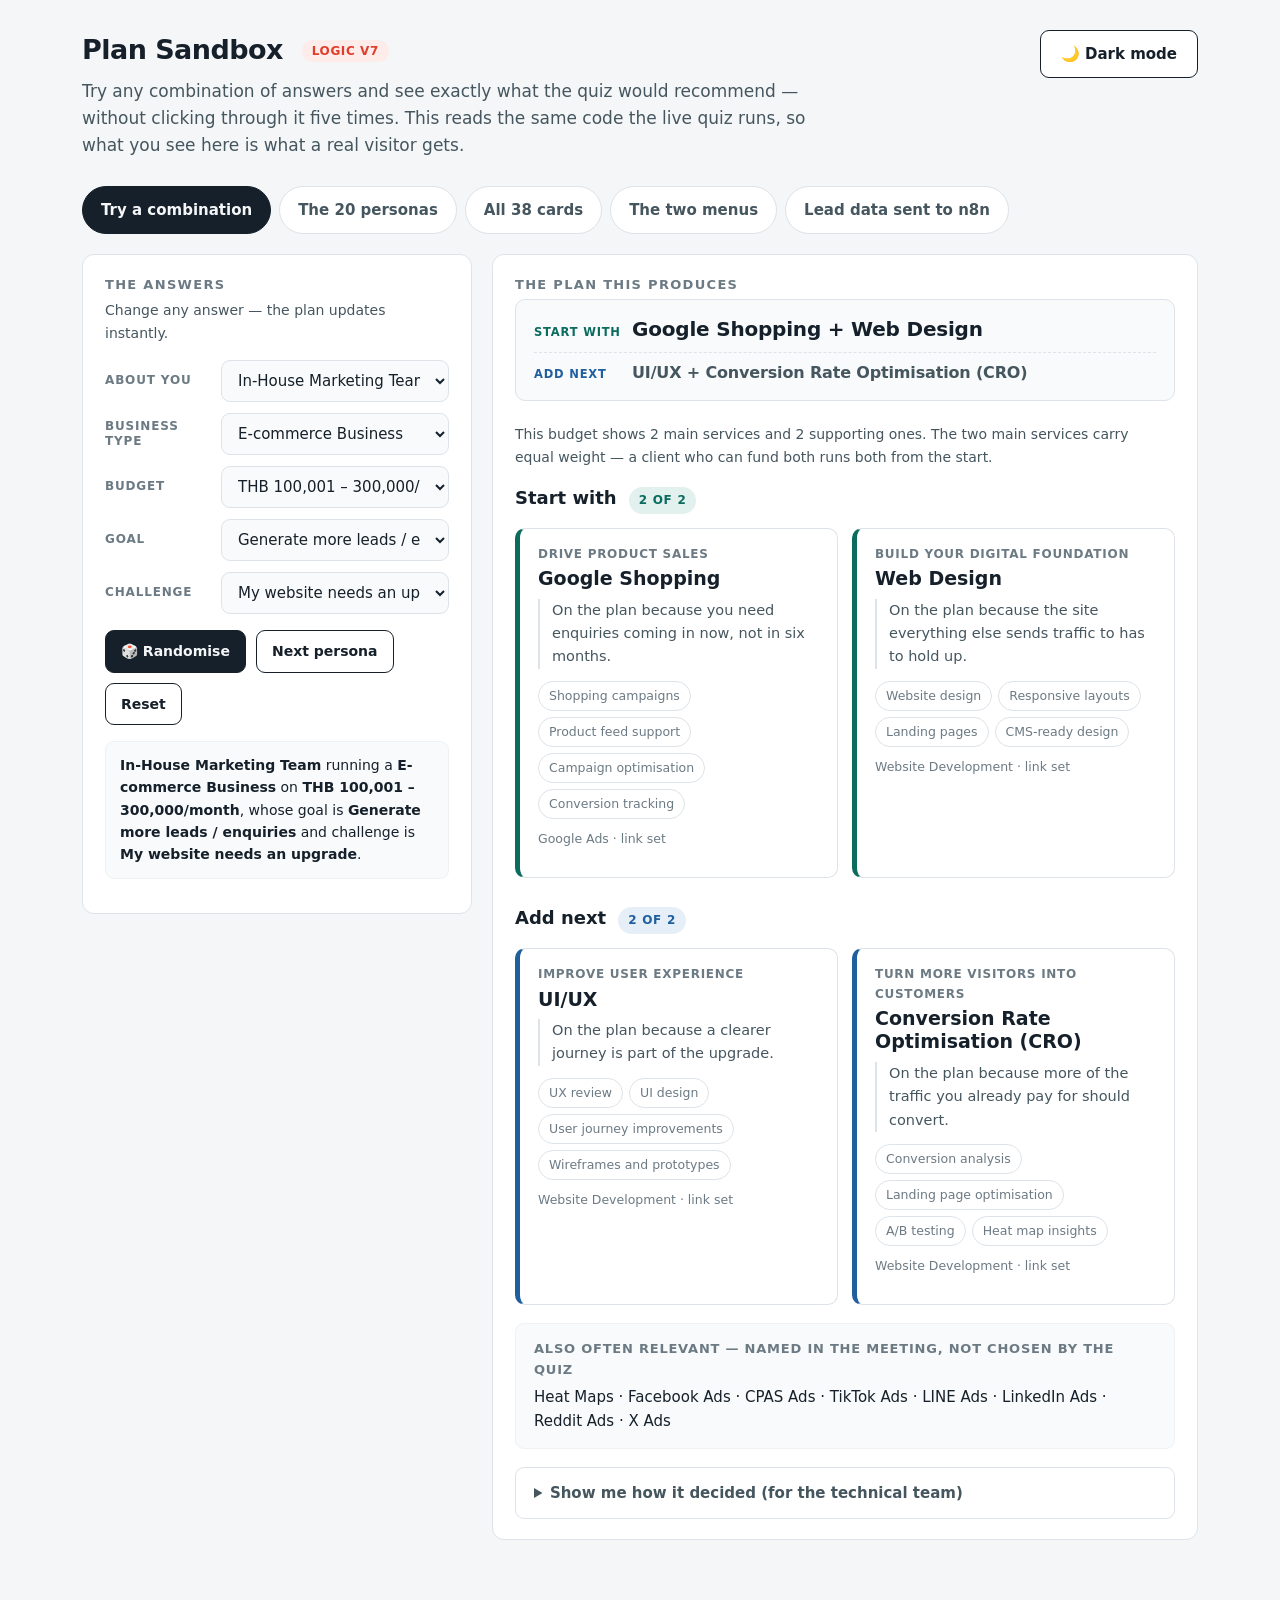
<file: dev-test.html>
<!doctype html>
<html lang="en">
  <head>
    <meta charset="utf-8" />
    <meta name="viewport" content="width=device-width, initial-scale=1" />
    <meta name="robots" content="noindex, nofollow" />
    <title>Plan Sandbox — MAM Service Quiz</title>
    <style>
      :root {
        --bg: #f4f6f8;
        --card: #ffffff;
        --card2: #f8fafb;
        --line: #dde3e8;
        --line2: #eef2f5;
        --ink: #16202a;
        --ink2: #45565f;
        --mut: #6c7a84;
        --brand: #e03e2d;
        --brand-soft: #fdecea;
        --pri: #0b6b5f;
        --pri-soft: #e2f1ee;
        --sup: #1f5f9e;
        --sup-soft: #e6eff8;
        --good: #17794a;
        --bad: #c0392b;
        --radius: 12px;
      }
      @media (prefers-color-scheme: dark) {
        :root:not([data-theme="light"]) {
          --bg: #10151a;
          --card: #182029;
          --card2: #1e2831;
          --line: #2c3843;
          --line2: #232e38;
          --ink: #e8eef3;
          --ink2: #b3c1cb;
          --mut: #8496a3;
          --brand: #ff7a6b;
          --brand-soft: #3a1f1c;
          --pri: #5fd3c0;
          --pri-soft: #14322e;
          --sup: #7bb6ec;
          --sup-soft: #16293b;
          --good: #5bcc90;
          --bad: #ff8a7a;
        }
      }
      :root[data-theme="dark"] {
        --bg: #10151a;
        --card: #182029;
        --card2: #1e2831;
        --line: #2c3843;
        --line2: #232e38;
        --ink: #e8eef3;
        --ink2: #b3c1cb;
        --mut: #8496a3;
        --brand: #ff7a6b;
        --brand-soft: #3a1f1c;
        --pri: #5fd3c0;
        --pri-soft: #14322e;
        --sup: #7bb6ec;
        --sup-soft: #16293b;
        --good: #5bcc90;
        --bad: #ff8a7a;
      }
      * { box-sizing: border-box; }
      body {
        margin: 0; background: var(--bg); color: var(--ink);
        font: 16px/1.6 -apple-system, BlinkMacSystemFont, "Segoe UI", Roboto, system-ui, sans-serif;
        -webkit-font-smoothing: antialiased;
      }
      .wrap { max-width: 1160px; margin: 0 auto; padding: 30px 22px 90px; }

      header.top { margin-bottom: 26px; }
      .toprow { display: flex; align-items: center; justify-content: space-between; gap: 16px; }
      .themebtn { white-space: nowrap; padding: 9px 16px; font-size: 14px; }
      h1 { font-size: 27px; line-height: 1.2; margin: 0 0 8px; letter-spacing: -.02em; }
      .lede { font-size: 17px; color: var(--ink2); margin: 0; max-width: 68ch; }
      .badge {
        display: inline-block; vertical-align: middle; margin-left: 10px;
        font-size: 12px; font-weight: 700; letter-spacing: .05em; text-transform: uppercase;
        background: var(--brand-soft); color: var(--brand);
        padding: 4px 10px; border-radius: 999px;
      }

      .tabs { display: flex; gap: 8px; margin: 26px 0 20px; flex-wrap: wrap; }
      .tab {
        background: var(--card); border: 1px solid var(--line); color: var(--ink2);
        padding: 11px 18px; border-radius: 999px; cursor: pointer;
        font: inherit; font-size: 15px; font-weight: 600;
      }
      .tab:hover { border-color: var(--mut); }
      .tab[aria-selected="true"] {
        background: var(--ink); border-color: var(--ink); color: var(--bg);
      }
      .tab:focus-visible { outline: 3px solid var(--brand); outline-offset: 2px; }

      .panel {
        background: var(--card); border: 1px solid var(--line);
        border-radius: var(--radius); padding: 24px 26px; margin-bottom: 20px;
      }
      h2 {
        font-size: 13px; text-transform: uppercase; letter-spacing: .1em;
        color: var(--mut); margin: 0 0 4px; font-weight: 700;
      }
      .h2note { font-size: 15px; color: var(--ink2); margin: 0 0 20px; max-width: 70ch; }

      /* ── Answer pickers ───────────────────────────────────────────── */
      .picker { display: grid; grid-template-columns: repeat(2, minmax(0, 1fr)); gap: 20px; }
      .field label {
        display: block; font-size: 13px; font-weight: 700; text-transform: uppercase;
        letter-spacing: .07em; color: var(--mut); margin-bottom: 7px;
      }
      select {
        width: 100%; font: inherit; font-size: 16px;
        padding: 12px 14px; border: 1px solid var(--line); border-radius: 9px;
        background: var(--card2); color: var(--ink); cursor: pointer;
      }
      select:hover { border-color: var(--mut); }
      select:focus-visible { outline: 3px solid var(--brand); outline-offset: 1px; }
      select:disabled { opacity: .5; cursor: not-allowed; }
      .field .sub { font-size: 13.5px; color: var(--mut); margin: 6px 0 0; }

      .btnrow { display: flex; gap: 10px; margin-top: 22px; flex-wrap: wrap; }
      button.act {
        font: inherit; font-size: 15px; font-weight: 700; cursor: pointer;
        padding: 11px 20px; border-radius: 9px;
        border: 1px solid var(--ink); background: var(--ink); color: var(--bg);
      }
      button.act.ghost { background: var(--card); color: var(--ink); }
      button.act:hover { opacity: .88; }
      button.act:focus-visible { outline: 3px solid var(--brand); outline-offset: 2px; }

      .brief {
        margin-top: 22px; padding: 15px 18px;
        background: var(--card2); border: 1px solid var(--line2);
        border-radius: 9px; font-size: 15.5px; line-height: 1.6;
      }
      .brief b { color: var(--ink); }
      .brief.warn { background: var(--brand-soft); border-color: var(--brand); color: var(--brand); font-weight: 600; }

      /* ── The plan ─────────────────────────────────────────────────── */
      .planhead {
        display: flex; align-items: baseline; gap: 12px; flex-wrap: wrap;
        margin: 0 0 14px;
      }
      .planhead h3 { font-size: 18px; margin: 0; }
      .tagpri, .tagsup {
        font-size: 12px; font-weight: 700; text-transform: uppercase; letter-spacing: .06em;
        padding: 4px 10px; border-radius: 999px;
      }
      .tagpri { background: var(--pri-soft); color: var(--pri); }
      .tagsup { background: var(--sup-soft); color: var(--sup); }

      .cards { display: grid; grid-template-columns: repeat(2, minmax(0, 1fr)); gap: 14px; }
      .svc {
        border: 1px solid var(--line); border-radius: 10px;
        padding: 16px 18px; background: var(--card);
      }
      .svc.pri { border-left: 5px solid var(--pri); }
      .svc.sup { border-left: 5px solid var(--sup); }
      .svc .kick {
        font-size: 12px; font-weight: 700; text-transform: uppercase;
        letter-spacing: .06em; color: var(--mut); margin: 0 0 3px;
      }
      .svc .nm { font-size: 19px; font-weight: 700; margin: 0 0 8px; line-height: 1.25; }
      .svc .why {
        font-size: 14.5px; color: var(--ink2); margin: 0 0 12px;
        padding-left: 12px; border-left: 2px solid var(--line);
      }
      .svc .del { display: flex; flex-wrap: wrap; gap: 6px; margin: 0; padding: 0; list-style: none; }
      .svc .del li {
        font-size: 12.5px; padding: 4px 10px; border-radius: 999px;
        border: 1px solid var(--line); color: var(--mut);
      }
      .svc .meta { font-size: 12.5px; color: var(--mut); margin-top: 10px; }

      .extra {
        margin-top: 18px; padding: 15px 18px; border-radius: 9px;
        background: var(--card2); border: 1px solid var(--line2); font-size: 15px;
      }
      .extra b { display: block; margin-bottom: 4px; font-size: 13px;
        text-transform: uppercase; letter-spacing: .06em; color: var(--mut); }

      details { margin-top: 18px; border: 1px solid var(--line); border-radius: 9px; }
      summary {
        padding: 13px 18px; cursor: pointer; font-weight: 700; font-size: 15px;
        color: var(--ink2);
      }
      summary:focus-visible { outline: 3px solid var(--brand); outline-offset: -2px; }
      details[open] summary { border-bottom: 1px solid var(--line2); }
      .detbody { padding: 16px 18px; }

      /* ── Tables ───────────────────────────────────────────────────── */
      .scroll { overflow-x: auto; }
      table { border-collapse: collapse; width: 100%; font-size: 15px; }
      th, td { text-align: left; padding: 11px 14px; border-bottom: 1px solid var(--line2); vertical-align: top; }
      thead th {
        color: var(--mut); font-size: 12px; text-transform: uppercase;
        letter-spacing: .07em; border-bottom: 1px solid var(--line);
        background: var(--card2); white-space: nowrap;
      }
      tbody tr:hover { background: var(--card2); }
      td.n { text-align: right; font-variant-numeric: tabular-nums; white-space: nowrap; }
      td b { font-weight: 700; }
      .ok { color: var(--good); font-weight: 700; }
      .no { color: var(--bad); font-weight: 700; }
      .sml { font-size: 13px; color: var(--mut); }

      code {
        font-family: ui-monospace, Menlo, Consolas, monospace; font-size: 13.5px;
        background: var(--card2); border: 1px solid var(--line2);
        padding: 1px 6px; border-radius: 5px;
      }
      pre {
        background: var(--card2); color: var(--ink);
        border: 1px solid var(--line); border-radius: 9px;
        padding: 18px; overflow-x: auto; font-size: 13px; line-height: 1.6; margin: 0;
      }
      .big { font-size: 30px; font-weight: 800; letter-spacing: -.02em; }
      [hidden] { display: none !important; }

      /* Answers and the plan they produce, side by side. The answers column
         stays pinned so changing one and seeing the effect never needs a
         scroll. */
      .split { display: grid; grid-template-columns: 390px minmax(0, 1fr); gap: 20px; align-items: start; }
      .split .panel { margin-bottom: 0; }
      .pinned { position: sticky; top: 20px; }
      .split .picker { grid-template-columns: 1fr; gap: 11px; }
      .split .field {
        display: grid; grid-template-columns: 104px minmax(0, 1fr);
        align-items: center; gap: 12px;
      }
      .split .field label { margin-bottom: 0; font-size: 12px; line-height: 1.3; }
      .split .field select { padding: 10px 12px; font-size: 15px; }
      .split .field .sub { grid-column: 2; margin: 0; font-size: 12.5px; }
      .split .panel { padding: 20px 22px; }
      .split .h2note { margin-bottom: 16px; font-size: 14px; }
      .split .brief { margin-top: 16px; padding: 12px 14px; font-size: 14px; }
      .split .btnrow { margin-top: 16px; }
      .split .btnrow .act { padding: 9px 15px; font-size: 14px; }

      /* The three-second read: what this combination produces, in one line. */
      .glance {
        margin: 0 0 22px; padding: 16px 18px;
        border: 1px solid var(--line); border-radius: 10px; background: var(--card2);
      }
      .glance .g1, .glance .g2 { display: flex; gap: 10px; align-items: baseline; flex-wrap: wrap; }
      .glance .g2 { margin-top: 10px; padding-top: 10px; border-top: 1px dashed var(--line); }
      .glance .lbl {
        font-size: 11.5px; font-weight: 700; text-transform: uppercase;
        letter-spacing: .07em; min-width: 88px;
      }
      .glance .g1 .lbl { color: var(--pri); }
      .glance .g2 .lbl { color: var(--sup); }
      .glance .val { font-size: 20px; font-weight: 700; line-height: 1.3; letter-spacing: -.01em; }
      .glance .g2 .val { font-size: 16px; font-weight: 600; color: var(--ink2); }

      @media (max-width: 1040px) {
        .split { grid-template-columns: 1fr; }
        .pinned { position: static; }
        .split .picker { grid-template-columns: repeat(2, minmax(0, 1fr)); }
      }
      @media (max-width: 820px) {
        .picker, .cards, .split .picker { grid-template-columns: 1fr; }
        .wrap { padding: 22px 16px 70px; }
        .toprow { flex-direction: column; align-items: flex-start; }
      }
    </style>
  </head>
  <body>
    <div class="wrap">
      <header class="top">
        <div class="toprow">
          <h1>Plan Sandbox <span class="badge">logic v7</span></h1>
          <button type="button" class="act ghost themebtn" id="themeToggle"
                  aria-label="Switch between light and dark"></button>
        </div>
        <p class="lede">
          Try any combination of answers and see exactly what the quiz would
          recommend — without clicking through it five times. This reads the
          same code the live quiz runs, so what you see here is what a real
          visitor gets.
        </p>
      </header>

      <div class="tabs" role="tablist">
        <button class="tab" role="tab" data-view="try" aria-selected="true">Try a combination</button>
        <button class="tab" role="tab" data-view="personas" aria-selected="false">The 20 personas</button>
        <button class="tab" role="tab" data-view="services" aria-selected="false">All 38 cards</button>
        <button class="tab" role="tab" data-view="situations" aria-selected="false">The two menus</button>
        <button class="tab" role="tab" data-view="payload" aria-selected="false">Lead data sent to n8n</button>
      </div>

      <!-- ── Try a combination ─────────────────────────────────────── -->
      <section id="view-try">
        <div class="split">
          <aside>
            <div class="panel pinned">
              <h2>The answers</h2>
              <p class="h2note">Change any answer — the plan updates instantly.</p>
              <div class="picker" id="picker"></div>
              <div class="btnrow">
                <button type="button" class="act" id="randomise">🎲 Randomise</button>
                <button type="button" class="act ghost" id="loadPersona">Next persona</button>
                <button type="button" class="act ghost" id="clearAll">Reset</button>
              </div>
              <p class="brief" id="brief"></p>
            </div>
          </aside>

          <div>
            <div class="panel">
              <h2>The plan this produces</h2>
              <div class="glance" id="glance"></div>
              <p class="h2note" id="planNote"></p>

              <div class="planhead">
                <h3>Start with</h3><span class="tagpri" id="priCount"></span>
              </div>
              <div class="cards" id="priList"></div>

              <div class="planhead" style="margin-top:26px">
                <h3>Add next</h3><span class="tagsup" id="supCount"></span>
              </div>
              <div class="cards" id="supList"></div>

              <div id="extras"></div>

              <details>
                <summary>Show me how it decided (for the technical team)</summary>
                <div class="detbody scroll"><table id="traceTable"></table></div>
              </details>
            </div>
          </div>
        </div>
      </section>

      <!-- ── Personas ──────────────────────────────────────────────── -->
      <section id="view-personas" hidden>
        <div class="panel">
          <h2>The signed-off personas</h2>
          <p class="h2note">
            The 20 test personas from the planning sheet, run through the live
            logic right now. Every one should say <span class="ok">match</span>.
            If one ever says <span class="no">DIFFERS</span>, a business
            decision has been changed.
          </p>
          <p id="personaSummary"></p>
          <div class="scroll"><table id="personaTable"></table></div>
        </div>
      </section>

      <!-- ── Services ──────────────────────────────────────────────── -->
      <section id="view-services" hidden>
        <div class="panel">
          <h2>The service catalogue</h2>
          <p class="h2note">
            The 35 services plus two quiz-only cards added in logic v7 (SEO &amp;
            AI Visibility Audit, Free Strategy Consultation). <b>Can lead</b>
            means it can be the main recommendation. <b>Supporting only</b>
            means it can never lead — the rule protecting UI/UX, Technical SEO,
            Content Marketing and Link Building from being sold as a headline
            service. Two scoped exceptions: CRO may lead only the Goal "Improve
            website conversions", and Google Business Profile may lead only the
            Goal "Get found by nearby / local customers".
          </p>
          <p id="serviceSummary"></p>
          <div class="scroll"><table id="serviceTable"></table></div>
        </div>
      </section>

      <!-- ── Situations ────────────────────────────────────────────── -->
      <section id="view-situations" hidden>
        <div class="panel">
          <h2>The two menus</h2>
          <p class="h2note">
            Each Goal and each Challenge points to a list of service kinds (or,
            where the reviewer names one, an exact service), in order. The
            planner merges the two — Goal first (the direction), then the
            Challenge's fix — and business type + budget pick the exact service
            that fills each slot. <b>(can lead)</b> marks the Goal's
            "Prioritise" list: the needs allowed to take a main card.
          </p>
          <div class="scroll"><table id="situationTable"></table></div>
        </div>
      </section>

      <!-- ── Payload ───────────────────────────────────────────────── -->
      <section id="view-payload" hidden>
        <div class="panel">
          <h2>Exactly what n8n receives</h2>
          <p class="h2note">
            For the combination selected on the first tab. The five fields the
            current workflow already reads are unchanged, so nothing needs
            rewiring before this goes live.
          </p>
          <pre id="payloadOut"></pre>
        </div>
      </section>
    </div>

    <script src="assets/js/config.js"></script>
    <script src="assets/js/data.js"></script>
    <script src="assets/js/engine.js"></script>
    <script src="assets/js/planner.js"></script>
    <script>
      (function () {
        "use strict";
        var D = window.MAM_DATA;
        var P = window.MAM_PLANNER;
        var C = D.CATALOGUE;

        function esc(v) {
          return String(v == null ? "" : v).replace(/[&<>"']/g, function (c) {
            return { "&": "&amp;", "<": "&lt;", ">": "&gt;", '"': "&quot;", "'": "&#39;" }[c];
          });
        }
        function el(id) { return document.getElementById(id); }
        function nameOf(id) { return C[id] ? C[id].name : id; }
        function question(id) {
          return D.QUESTIONS.filter(function (q) { return q.id === id; })[0];
        }
        function optionLabel(qid, oid) {
          var q = question(qid);
          if (!q) return oid;
          var o = q.options.filter(function (x) { return x.id === oid; })[0];
          return o ? o.label.replace(/\.$/, "") : oid;
        }

        /* ── Light / dark ──────────────────────────────────────────────
           Starts on whatever the machine is set to. Once someone chooses, the
           choice is remembered and beats the system setting in both
           directions. */
        var THEME_KEY = "mam-sandbox-theme";

        function systemPrefersDark() {
          return !!(window.matchMedia && window.matchMedia("(prefers-color-scheme: dark)").matches);
        }

        function storedTheme() {
          try { return localStorage.getItem(THEME_KEY); } catch (e) { return null; }
        }

        function currentTheme() {
          return storedTheme() || (systemPrefersDark() ? "dark" : "light");
        }

        function applyTheme(theme) {
          document.documentElement.setAttribute("data-theme", theme);
          var button = el("themeToggle");
          button.textContent = theme === "dark" ? "☀️  Light mode" : "🌙  Dark mode";
          button.setAttribute("aria-pressed", String(theme === "dark"));
        }

        el("themeToggle").addEventListener("click", function () {
          var next = currentTheme() === "dark" ? "light" : "dark";
          try { localStorage.setItem(THEME_KEY, next); } catch (e) { /* private mode */ }
          applyTheme(next);
        });

        /* Follow the machine until someone makes a choice of their own. */
        if (window.matchMedia) {
          var watch = window.matchMedia("(prefers-color-scheme: dark)");
          var onSystemChange = function () { if (!storedTheme()) applyTheme(currentTheme()); };
          if (watch.addEventListener) watch.addEventListener("change", onSystemChange);
          else if (watch.addListener) watch.addListener(onSystemChange);
        }

        applyTheme(currentTheme());

        /* ── Tabs ──────────────────────────────────────────────────── */
        var VIEWS = ["try", "personas", "services", "situations", "payload"];
        var tabs = document.querySelectorAll(".tab");
        Array.prototype.forEach.call(tabs, function (tab) {
          tab.addEventListener("click", function () {
            Array.prototype.forEach.call(tabs, function (t) {
              t.setAttribute("aria-selected", String(t === tab));
            });
            VIEWS.forEach(function (v) { el("view-" + v).hidden = v !== tab.dataset.view; });
          });
        });

        /* ── Answer state ──────────────────────────────────────────── */
        var answers = {
          profile: "inhouse", type: "ecommerce", budget: "100to300",
          objective: "leads", challenge: "website",
        };

        /* The picker markup is built once. Only the option VALUES change after
           that, so no listener is ever attached twice. v6: every question is a
           single dropdown — Goal and Challenge included. */
        function buildPickerOnce() {
          var html = "";
          D.QUESTIONS.forEach(function (q) {
            var opts = q.options.map(function (o) {
              return '<option value="' + esc(o.id) + '">' + esc(o.label.replace(/\.$/, "")) + "</option>";
            }).join("");
            html +=
              '<div class="field"><label for="sel-' + esc(q.id) + '">' + esc(q.shortLabel) + "</label>" +
              '<select id="sel-' + esc(q.id) + '" data-q="' + esc(q.id) + '">' + opts + "</select></div>";
          });
          el("picker").innerHTML = html;

          /* One delegated listener, attached exactly once. */
          el("picker").addEventListener("change", function (e) {
            var q = e.target.getAttribute("data-q");
            if (!q) return;
            answers[q] = e.target.value;
            syncPicker();
            renderPlan();
          });
        }

        /** Push the current answers into the dropdowns. Never rebuilds markup. */
        function syncPicker() {
          D.QUESTIONS.forEach(function (q) {
            el("sel-" + q.id).value = answers[q.id];
          });
        }

        /* ── Rendering the plan ────────────────────────────────────── */
        function svcHTML(id, kind, result) {
          var s = C[id];
          var why = P.reasonFor(result, id);
          return '<article class="svc ' + kind + '">' +
            '<p class="kick">' + esc(s.kicker) + "</p>" +
            '<p class="nm">' + esc(s.name) + "</p>" +
            (why ? '<p class="why">On the plan because ' + esc(why) + ".</p>" : "") +
            '<ul class="del">' + s.deliverables.map(function (d) {
              return "<li>" + esc(d) + "</li>";
            }).join("") + "</ul>" +
            '<p class="meta">' + esc(s.category) + " &middot; " +
            (s.url ? "link set" : '<span class="no">no link yet</span>') + "</p></article>";
        }

        function renderPlan() {
          var result = P.plan(answers);
          var brief = el("brief");

          if (!result.isComplete) {
            brief.className = "brief warn";
            brief.textContent = "Still missing: " + result.missing.join(", ");
            ["priList", "supList", "extras", "traceTable", "glance"].forEach(function (i) { el(i).innerHTML = ""; });
            el("planNote").textContent = "";
            el("priCount").textContent = "—";
            el("supCount").textContent = "—";
            el("payloadOut").textContent = "";
            return;
          }

          var q = result.quota;
          brief.className = "brief";
          brief.innerHTML =
            "<b>" + esc(optionLabel("profile", answers.profile)) + "</b> running a <b>" +
            esc(optionLabel("type", answers.type)) + "</b> on <b>" +
            esc(optionLabel("budget", answers.budget)) + "</b>, whose goal is <b>" +
            esc(optionLabel("objective", answers.objective)) + "</b> and challenge is <b>" +
            esc(optionLabel("challenge", answers.challenge)) + "</b>.";

          el("planNote").textContent = result.consultation
            ? "Both answers are \"not sure\" — no clear match — so the plan is a Free Strategy Consultation" +
              " plus the SEO & AI Visibility Audit, at every budget (logic v7). The type + budget starter mix" +
              " is named under \"Also often relevant\" as ideas for the conversation."
            : "This budget shows " + q.primary + " main " +
            (q.primary === 1 ? "service" : "services") + " and " + q.supporting +
            " supporting " + (q.supporting === 1 ? "one" : "ones") + "." +
            (q.primary > 1
              ? " The two main services carry equal weight — a client who can fund both runs both from the start."
              : " The supporting services build on that one main recommendation.");

          el("glance").innerHTML =
            '<div class="g1"><span class="lbl">Start with</span><span class="val">' +
            esc(result.primaries.map(nameOf).join("  +  ")) + "</span></div>" +
            '<div class="g2"><span class="lbl">Add next</span><span class="val">' +
            esc(result.supporting.map(nameOf).join("  +  ")) + "</span></div>";

          el("priCount").textContent = result.primaries.length + " of " + q.primary;
          el("supCount").textContent = result.supporting.length + " of " + q.supporting;
          el("priList").innerHTML = result.primaries.map(function (id) { return svcHTML(id, "pri", result); }).join("");
          el("supList").innerHTML = result.supporting.map(function (id) { return svcHTML(id, "sup", result); }).join("");

          var extras = "";
          if (result.overlays.length) {
            extras += '<div class="extra"><b>How we would deliver it</b>' +
              result.overlays.map(function (o) {
                return "<div><b style=\"display:inline;text-transform:none;letter-spacing:0;font-size:15px;color:var(--ink)\">" +
                  esc(o.label) + "</b> — " + esc(o.note) + "</div>";
              }).join("") + "</div>";
          }
          if (result.alsoRelevant.length) {
            extras += '<div class="extra"><b>Also often relevant — named in the meeting, not chosen by the quiz</b>' +
              esc(result.alsoRelevant.map(nameOf).join("  ·  ")) + "</div>";
          }
          el("extras").innerHTML = extras;

          el("traceTable").innerHTML =
            "<thead><tr><th>Kind of service needed</th><th>What happened</th><th>Service chosen</th></tr></thead><tbody>" +
            result.trace.map(function (t) {
              return "<tr><td><code>" + esc(t.need) + "</code></td><td>" + esc(t.outcome) +
                "</td><td>" + esc(t.service ? nameOf(t.service) : "—") + "</td></tr>";
            }).join("") + "</tbody>";

          el("payloadOut").textContent = JSON.stringify(P.buildPayload(
            answers,
            { name: "Somchai Jaidee", email: "somchai@example.com", phone: "0812345678", website: "example.com" },
            result, Date.now() - 90000, { recaptcha: { configured: false, token: null } }
          ), null, 2);
        }

        /* ── The 20 personas ───────────────────────────────────────── */
        /* [ #, profile, type, budget, objective, challenge, primaries, supporting ]
           The v7 acceptance oracle — mirrors tests/planner.test.js. 6 unchanged
           from v6.1; 14 re-signed by the reviewer's Goal + Challenge tables. */
        var PERSONAS = [
          [1, "sme", "local", "under50", "leads", "ai", "Facebook Ads", "AI SEO"],
          [2, "sme", "local", "under50", "leads", "ranking", "Google Ads Campaigns", "SEO Campaigns"],
          [3, "sme", "local", "under50", "search-visibility", "ranking", "AI SEO", "SEO Campaigns"],
          [4, "sme", "ecommerce", "under50", "leads", "ranking", "Google Ads Campaigns", "SEO Campaigns"],
          [5, "sme", "ecommerce", "50to100", "leads", "website", "Facebook Ads + Web Design", "UI/UX"],
          [6, "inhouse", "ecommerce", "50to100", "sales", "ranking", "Google Shopping + E-commerce SEO", "CPAS Ads"],
          [7, "inhouse", "national", "50to100", "search-visibility", "ranking", "AI SEO + SEO Campaigns", "SEO & AI Visibility Audit"],
          [8, "inhouse", "national", "100to300", "leads", "ai", "Google Ads Campaigns + AI SEO", "Content Marketing + SEO Campaigns"],
          [9, "inhouse", "ecommerce", "100to300", "leads", "website", "Google Shopping + Web Design", "UI/UX + Conversion Rate Optimisation (CRO)"],
          [10, "enterprise", "enterprise", "100to300", "search-visibility", "ranking", "AI SEO + SEO Campaigns", "SEO & AI Visibility Audit + Content Marketing"],
          [11, "enterprise", "enterprise", "over300", "leads", "brand", "Google Ads Campaigns + Facebook Ads", "TikTok Ads + Conversion Rate Optimisation (CRO)"],
          [12, "enterprise", "national", "over300", "search-visibility", "ai", "AI SEO + SEO Campaigns", "Content Marketing + SEO & AI Visibility Audit"],
          [13, "enterprise", "ecommerce", "over300", "leads", "website", "Google Shopping + Web Design", "UI/UX + Conversion Rate Optimisation (CRO)"],
          [14, "agency", "mixed", "50to100", "search-visibility", "ranking", "AI SEO + SEO Campaigns", "Link Building"],
          [15, "agency", "enterprise", "100to300", "search-visibility", "ai", "AI SEO + SEO Campaigns", "Link Building + Content Marketing"],
          [16, "sme", "mixed", "under50", "leads", "website", "Facebook Ads", "Web Design"],
          [17, "inhouse", "mixed", "50to100", "search-visibility", "website", "AI SEO + Web Design", "UI/UX"],
          [18, "enterprise", "enterprise", "over300", "leads", "website", "Google Ads Campaigns + Web Design", "UI/UX + Conversion Rate Optimisation (CRO)"],
          [19, "sme", "local", "under50", "leads", "unsure", "Facebook Ads", "SEO & AI Visibility Audit"],
          [20, "enterprise", "mixed", "over300", "leads", "unsure", "Google Ads Campaigns + Facebook Ads", "SEO & AI Visibility Audit + Conversion Rate Optimisation (CRO)"],
        ];

        function sortedSet(str) { return str.split(" + ").slice().sort().join("|"); }

        function renderPersonas() {
          var pass = 0;
          var rows = PERSONAS.map(function (p) {
            var r = P.plan({ profile: p[1], type: p[2], budget: p[3], objective: p[4], challenge: p[5] });
            var gotP = r.primaries.map(nameOf).join(" + ");
            var gotS = r.supporting.map(nameOf).join(" + ");
            /* Both primaries carry equal weight, so compare each side as a set. */
            var ok = sortedSet(gotP) === sortedSet(p[6]) && sortedSet(gotS) === sortedSet(p[7]);
            if (ok) pass++;
            return '<tr><td class="n">' + p[0] + "</td>" +
              "<td><b>" + esc(optionLabel("profile", p[1])) + "</b><div class=\"sml\">" +
              esc(optionLabel("type", p[2])) + "</div></td>" +
              "<td>" + esc(optionLabel("budget", p[3])) + "</td>" +
              "<td><b>" + esc(optionLabel("objective", p[4])) + "</b><div class=\"sml\">" +
              esc(optionLabel("challenge", p[5])) + "</div></td>" +
              "<td><b>" + esc(gotP) + "</b></td>" +
              "<td>" + esc(gotS) + "</td>" +
              '<td class="' + (ok ? "ok" : "no") + '">' + (ok ? "match" : "DIFFERS") + "</td>" +
              '<td><button type="button" class="act ghost" style="padding:6px 12px;font-size:13px" data-persona="' +
              (p[0] - 1) + '">Try it</button></td></tr>';
          }).join("");
          el("personaTable").innerHTML =
            "<thead><tr><th>#</th><th>Client</th><th>Budget</th><th>Goal + Challenge</th>" +
            "<th>Main services</th><th>Supporting</th><th></th><th></th></tr></thead><tbody>" + rows + "</tbody>";
          el("personaSummary").innerHTML = '<span class="big ' + (pass === 20 ? "ok" : "no") + '">' +
            pass + " of 20</span> &nbsp;personas reproduce the agreed v7 plan exactly.";
        }

        /* ── Catalogue ─────────────────────────────────────────────── */
        var ROLE_TEXT = {
          lead: "Can lead a plan",
          support: "Supporting only",
          platform: "Named inside the social card",
          overlay: "Delivery overlay — never a card",
        };

        function renderServices() {
          var ids = Object.keys(C);
          var counts = {};
          var missing = 0;
          ids.forEach(function (id) {
            counts[C[id].role] = (counts[C[id].role] || 0) + 1;
            if (!C[id].url) missing++;
          });
          el("serviceSummary").innerHTML =
            '<span class="big">' + ids.length + "</span> &nbsp;services &nbsp;·&nbsp; " +
            counts.lead + " can lead &nbsp;·&nbsp; " + counts.support + " supporting only &nbsp;·&nbsp; " +
            counts.platform + " inside the social card &nbsp;·&nbsp; " + counts.overlay + " delivery overlays" +
            (missing ? ' &nbsp;·&nbsp; <span class="no">' + missing + " still need a link</span>" : "");

          el("serviceTable").innerHTML =
            "<thead><tr><th>Service</th><th>Category</th><th>What it can be</th><th>Link</th></tr></thead><tbody>" +
            ids.map(function (id) {
              var s = C[id];
              return "<tr><td><b>" + esc(s.name) + '</b><div class="sml">' + esc(s.kicker) + "</div></td>" +
                "<td>" + esc(s.category) + "</td>" +
                "<td>" + esc(ROLE_TEXT[s.role]) + "</td>" +
                '<td class="' + (s.url ? "ok" : "no") + '">' + (s.url ? "set" : "missing") + "</td></tr>";
            }).join("") + "</tbody>";
        }

        /* ── Briefs ────────────────────────────────────────────────── */
        var NEED_TEXT = {
          paid: "A paid channel", paid2: "A second paid channel",
          organic: "SEO", ai: "AI SEO", local: "Local SEO",
          website: "Website", uiux: "UI/UX", conversion: "Conversion",
          content: "Content", technical: "Technical SEO",
          authority: "Link building", reach: "Paid reach",
          retention: "Email", creative: "Creative",
          gbp: "Google Business Profile", brandreach: "One reach channel (TikTok › YouTube › Programmatic)",
        };

        /* v7 — a menu may name an exact service; it reads as that service's
           name. `mains` marks the goal's "Prioritise" list. */
        function needList(list, mains) {
          return list.map(function (raw) {
            var only = raw.charAt(raw.length - 1) === "!";
            var need = only ? raw.slice(0, -1) : raw;
            var text = NEED_TEXT[need] || (C[need] && C[need].name) || need;
            return text + (only ? " (main only)" : "") +
              (mains && mains.indexOf(need) !== -1 ? " (can lead)" : "");
          }).join("  ›  ");
        }

        function renderSituations() {
          var rows = "";
          rows += '<tr><td><span class="tagpri">Step 4 · Goal</span></td><td></td><td></td></tr>';
          Object.keys(D.OBJECTIVE_NEEDS).forEach(function (key) {
            var needs = D.OBJECTIVE_NEEDS[key];
            rows += "<tr><td class=\"sml\">Goal</td><td><b>" + esc(optionLabel("objective", key)) + "</b></td>" +
              "<td>" + (needs.length
                ? esc(needList(needs, D.OBJECTIVE_MAINS[key]))
                : '<span class="sml">— the Challenge leads; if it is also "not sure": Free Strategy Consultation + SEO &amp; AI Visibility Audit —</span>') +
              "</td></tr>";
          });
          rows += '<tr><td><span class="tagsup">Step 5 · Challenge</span></td><td></td><td></td></tr>';
          Object.keys(D.CHALLENGE_NEEDS).forEach(function (key) {
            rows += "<tr><td class=\"sml\">Challenge</td><td><b>" + esc(optionLabel("challenge", key)) + "</b></td>" +
              "<td>" + esc(needList(D.CHALLENGE_NEEDS[key])) + "</td></tr>";
          });
          el("situationTable").innerHTML =
            "<thead><tr><th>Step</th><th>Answer</th><th>What it points to, in order</th></tr></thead><tbody>" +
            rows + "</tbody>";
        }

        /* ── Controls ──────────────────────────────────────────────── */
        function pick(list) { return list[Math.floor(Math.random() * list.length)]; }

        el("randomise").addEventListener("click", function () {
          ["profile", "type", "budget", "objective", "challenge"].forEach(function (q) {
            answers[q] = pick(question(q).options).id;
          });
          syncPicker();
          renderPlan();
        });

        el("clearAll").addEventListener("click", function () {
          answers = { profile: "sme", type: "local", budget: "under50", objective: "leads", challenge: "ranking" };
          syncPicker();
          renderPlan();
        });

        var personaCursor = 0;
        function loadPersona(index) {
          var p = PERSONAS[index];
          answers = { profile: p[1], type: p[2], budget: p[3], objective: p[4], challenge: p[5] };
          syncPicker();
          renderPlan();
          window.scrollTo({ top: 0, behavior: "smooth" });
          Array.prototype.forEach.call(tabs, function (t) {
            t.setAttribute("aria-selected", String(t.dataset.view === "try"));
          });
          VIEWS.forEach(function (v) { el("view-" + v).hidden = v !== "try"; });
        }

        el("loadPersona").addEventListener("click", function () {
          loadPersona(personaCursor % PERSONAS.length);
          personaCursor++;
        });

        /* One delegated listener for every "Try it" button in the persona table. */
        el("personaTable").addEventListener("click", function (e) {
          var index = e.target.getAttribute("data-persona");
          if (index !== null) loadPersona(Number(index));
        });

        buildPickerOnce();
        syncPicker();
        renderPlan();
        renderPersonas();
        renderServices();
        renderSituations();
      })();
    </script>
  </body>
</html>
</file>
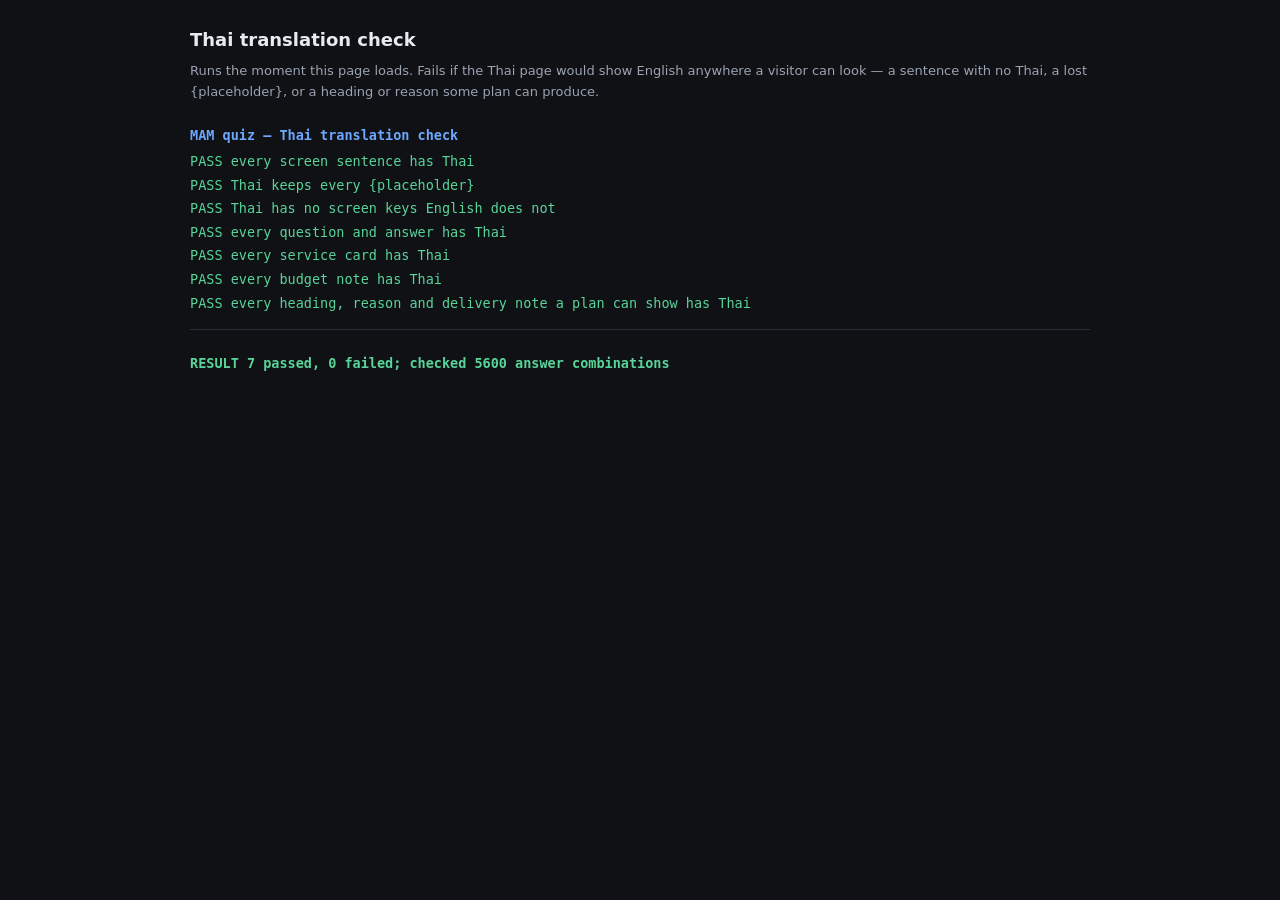
<file: tests/i18n.html>
<!doctype html>
<html lang="en">
  <head>
    <meta charset="utf-8" />
    <meta name="viewport" content="width=device-width, initial-scale=1" />
    <meta name="robots" content="noindex, nofollow" />
    <title>Thai translation check — MAM Service Quiz</title>
    <style>
      body {
        margin: 0; padding: 26px 20px 60px;
        background: #0f1115; color: #e7eaf0;
        font: 13.5px/1.6 ui-monospace, Menlo, Consolas, monospace;
      }
      .wrap { max-width: 900px; margin: 0 auto; }
      h1 { font-size: 18px; margin: 0 0 6px; font-family: system-ui, sans-serif; }
      p.sub {
        color: #9aa3b2; font-size: 13px; margin: 0 0 22px;
        font-family: system-ui, sans-serif;
      }
      #test-output div { white-space: pre-wrap; padding: 1px 0; }
      .heading { color: #6ea8fe; font-weight: 700; }
      .pass { color: #59d499; }
      .fail { color: #ff7b7b; font-weight: 700; }
      .summary { margin-top: 14px; padding-top: 12px; border-top: 1px solid #2a2f3a; font-weight: 700; }
      .summary.pass { color: #59d499; }
      .summary.fail { color: #ff7b7b; }
    </style>
  </head>
  <body>
    <div class="wrap">
      <h1>Thai translation check</h1>
      <p class="sub">
        Runs the moment this page loads. Fails if the Thai page would show
        English anywhere a visitor can look — a sentence with no Thai, a lost
        {placeholder}, or a heading or reason some plan can produce.
      </p>
      <div id="test-output"></div>
    </div>

    <script src="../assets/js/config.js"></script>
    <script src="../assets/js/data.js"></script>
    <script src="../assets/js/planner.js"></script>
    <script src="../assets/js/i18n/en.js"></script>
    <script src="../assets/js/i18n/th.js"></script>
    <script src="i18n.test.js"></script>
  </body>
</html>
</file>
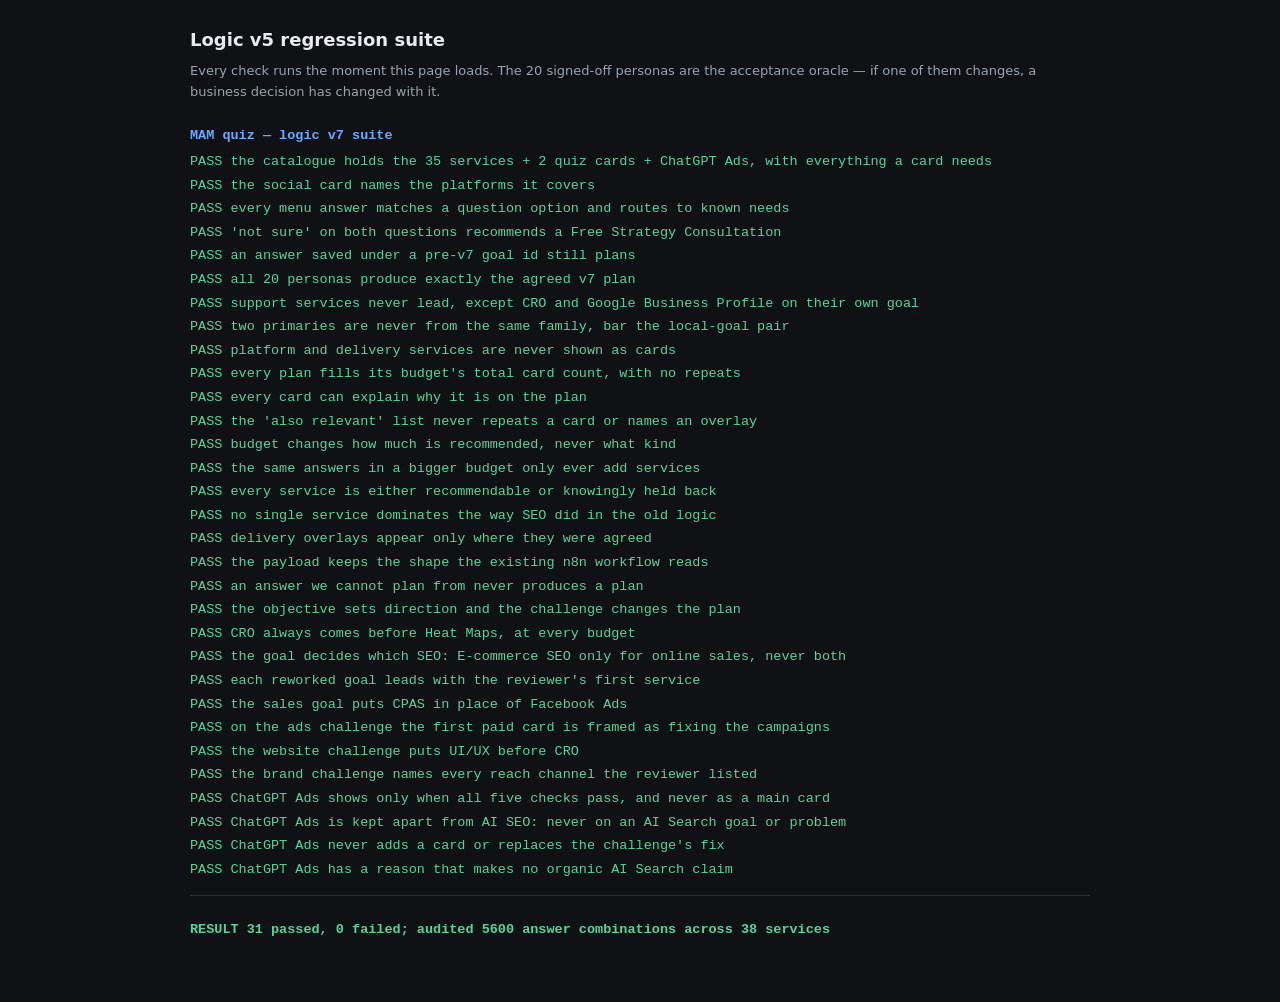
<file: tests/planner.html>
<!doctype html>
<html lang="en">
  <head>
    <meta charset="utf-8" />
    <meta name="viewport" content="width=device-width, initial-scale=1" />
    <meta name="robots" content="noindex, nofollow" />
    <title>Logic v5 tests — MAM Service Quiz</title>
    <style>
      body {
        margin: 0; padding: 26px 20px 60px;
        background: #0f1115; color: #e7eaf0;
        font: 13.5px/1.6 ui-monospace, Menlo, Consolas, monospace;
      }
      .wrap { max-width: 900px; margin: 0 auto; }
      h1 { font-size: 18px; margin: 0 0 6px; font-family: system-ui, sans-serif; }
      p.sub {
        color: #9aa3b2; font-size: 13px; margin: 0 0 22px;
        font-family: system-ui, sans-serif;
      }
      #test-output div { white-space: pre-wrap; padding: 1px 0; }
      .heading { color: #6ea8fe; font-weight: 700; }
      .pass { color: #59d499; }
      .fail { color: #ff7b7b; font-weight: 700; }
      .summary { margin-top: 14px; padding-top: 12px; border-top: 1px solid #2a2f3a; font-weight: 700; }
      .summary.pass { color: #59d499; }
      .summary.fail { color: #ff7b7b; }
    </style>
  </head>
  <body>
    <div class="wrap">
      <h1>Logic v5 regression suite</h1>
      <p class="sub">
        Every check runs the moment this page loads. The 20 signed-off personas
        are the acceptance oracle — if one of them changes, a business decision
        has changed with it.
      </p>
      <div id="test-output"></div>
    </div>

    <script src="../assets/js/config.js"></script>
    <script src="../assets/js/data.js"></script>
    <script src="../assets/js/planner.js"></script>
    <script src="planner.test.js"></script>
  </body>
</html>
</file>
